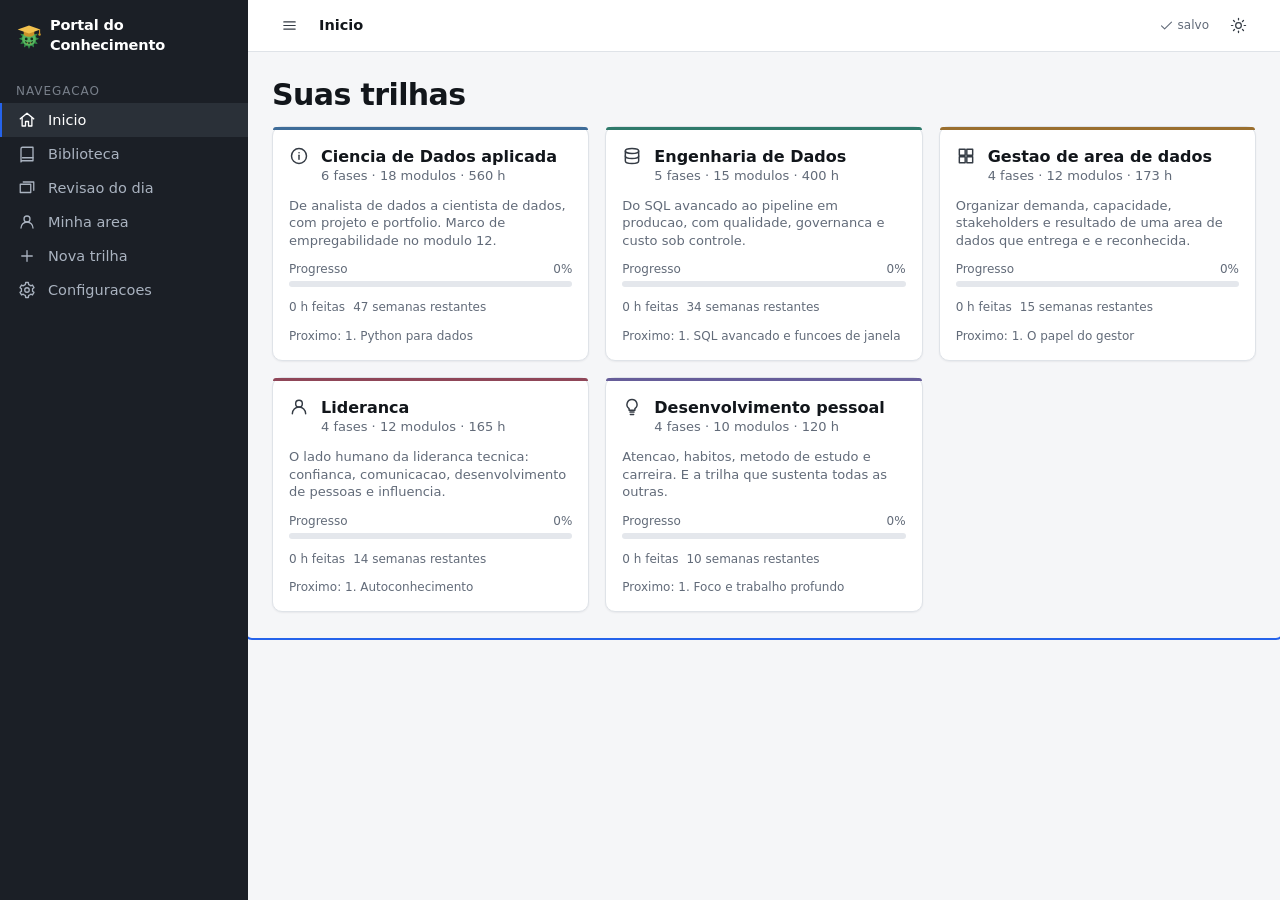
<file: index.html>
<!DOCTYPE html>
<html lang="pt-BR" data-tema="auto">
<head>
<meta charset="utf-8">
<meta name="viewport" content="width=device-width, initial-scale=1">
<meta name="description" content="Portal pessoal de estudos: trilhas, biblioteca, leitura ativa e revisao espacada.">
<meta name="color-scheme" content="light dark">
<title>Portal do Conhecimento</title>
<link rel="stylesheet" href="css/styles.css">
<link rel="icon" href="data:image/svg+xml,%3Csvg xmlns%3D%22http%3A%2F%2Fwww.w3.org%2F2000%2Fsvg%22 viewBox%3D%220 0 32 32%22%3E%3Cpolygon points%3D%2228.40%2C19.50 23.92%2C21.62 26.74%2C25.70 21.80%2C25.30 22.20%2C30.24 18.12%2C27.42 16.00%2C31.90 13.88%2C27.42 9.80%2C30.24 10.20%2C25.30 5.26%2C25.70 8.08%2C21.62 3.60%2C19.50 8.08%2C17.38 5.26%2C13.30 10.20%2C13.70 21.80%2C13.70 26.74%2C13.30 23.92%2C17.38%22 fill%3D%22%232f8a45%22%2F%3E%3Ccircle cx%3D%2216%22 cy%3D%2219.5%22 r%3D%228.5%22 fill%3D%22%2357b45f%22%2F%3E%3Cpath d%3D%22M9.5 9.5v4.2c0 1.9 2.9 3.1 6.5 3.1s6.5-1.2 6.5-3.1V9.5z%22 fill%3D%22%23c9922a%22%2F%3E%3Cpolygon points%3D%2216%2C3 30%2C8 16%2C13 2%2C8%22 fill%3D%22%23f2c14e%22%2F%3E%3Cpath d%3D%22M29 8.4v4.6%22 stroke%3D%22%23c9922a%22 stroke-width%3D%221.4%22 stroke-linecap%3D%22round%22 fill%3D%22none%22%2F%3E%3Ccircle cx%3D%2229%22 cy%3D%2214.2%22 r%3D%221.5%22 fill%3D%22%23c9922a%22%2F%3E%3Ccircle cx%3D%2212.6%22 cy%3D%2219.6%22 r%3D%221.7%22 fill%3D%22%2314301c%22%2F%3E%3Ccircle cx%3D%2219.4%22 cy%3D%2219.6%22 r%3D%221.7%22 fill%3D%22%2314301c%22%2F%3E%3Cpath d%3D%22M11.8 23.2c1.4 2 6.9 2 8.4 0%22 stroke%3D%22%2314301c%22 stroke-width%3D%221.5%22 stroke-linecap%3D%22round%22 fill%3D%22none%22%2F%3E%3Cpolygon points%3D%2213.2%2C23.9 14.6%2C23.9 13.9%2C26%22 fill%3D%22%23f2c14e%22%2F%3E%3Cpolygon points%3D%2217.4%2C23.9 18.8%2C23.9 18.1%2C26%22 fill%3D%22%23f2c14e%22%2F%3E%3C%2Fsvg%3E">
<script>
/* Aplica o tema salvo antes da primeira pintura, para nao piscar branco no tema escuro. */
(function () {
  try {
    var bruto = window.localStorage.getItem("pdc.config");
    var tema = bruto ? (JSON.parse(bruto).tema || "auto") : "auto";
    document.documentElement.setAttribute("data-tema", tema);
  } catch (e) {
    document.documentElement.setAttribute("data-tema", "auto");
  }
})();
</script>
</head>
<body>

<noscript>
  <div style="padding:24px">
    <h1>Portal do Conhecimento</h1>
    <p>Este portal precisa de JavaScript para funcionar. Ative o JavaScript no navegador e recarregue a pagina.</p>
  </div>
</noscript>

<!-- ORDEM DE CARREGAMENTO OBRIGATORIA (docs/ARQUITETURA.md §1.1).
     Um arquivo so pode usar PDC.x de arquivos que vem antes dele.
     Os modulos comentados entram nas etapas indicadas. -->
<script src="js/core.js"></script>          <!-- PDC.icones, PDC.util, PDC.rota, PDC.estado -->
<script src="js/db.js"></script>            <!-- PDC.db -->
<script src="js/ui.js"></script>            <!-- PDC.ui -->
<script src="js/views.js"></script>         <!-- PDC.views -->
<script src="js/trilhas/dados.js"></script>
<script src="js/trilhas/engenharia.js"></script>
<script src="js/trilhas/gestao.js"></script>
<script src="js/trilhas/lideranca.js"></script>
<script src="js/trilhas/desenvolvimento.js"></script>
<script src="js/exercicios.js"></script>
<script src="js/biblioteca.js"></script>
<script src="js/leitor.js"></script>
<script src="js/compreensao.js"></script>
<!-- <script src="js/fixacao.js"></script>                Etapa 11 -->
<!-- <script src="js/gerador.js"></script>                Etapa 12 -->
<script src="js/app.js"></script>           <!-- sempre por ultimo -->

</body>
</html>
</file>
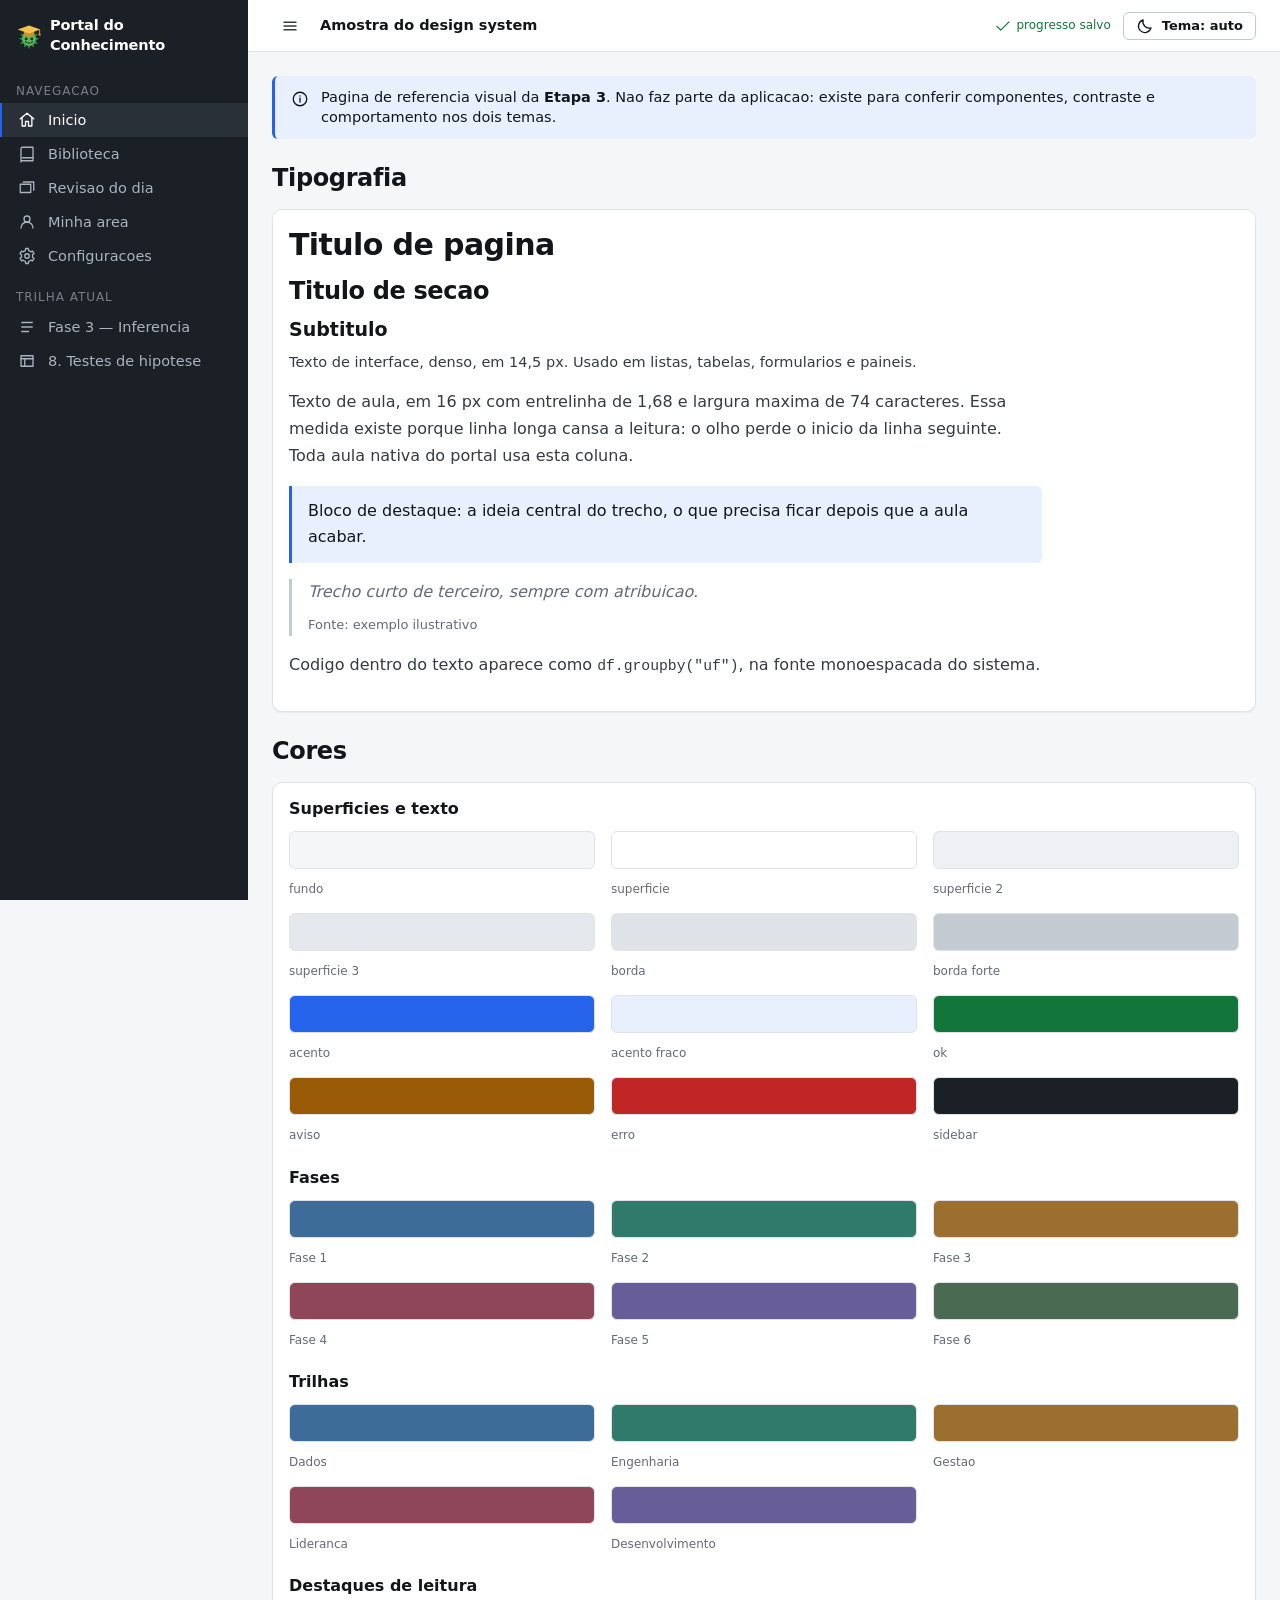
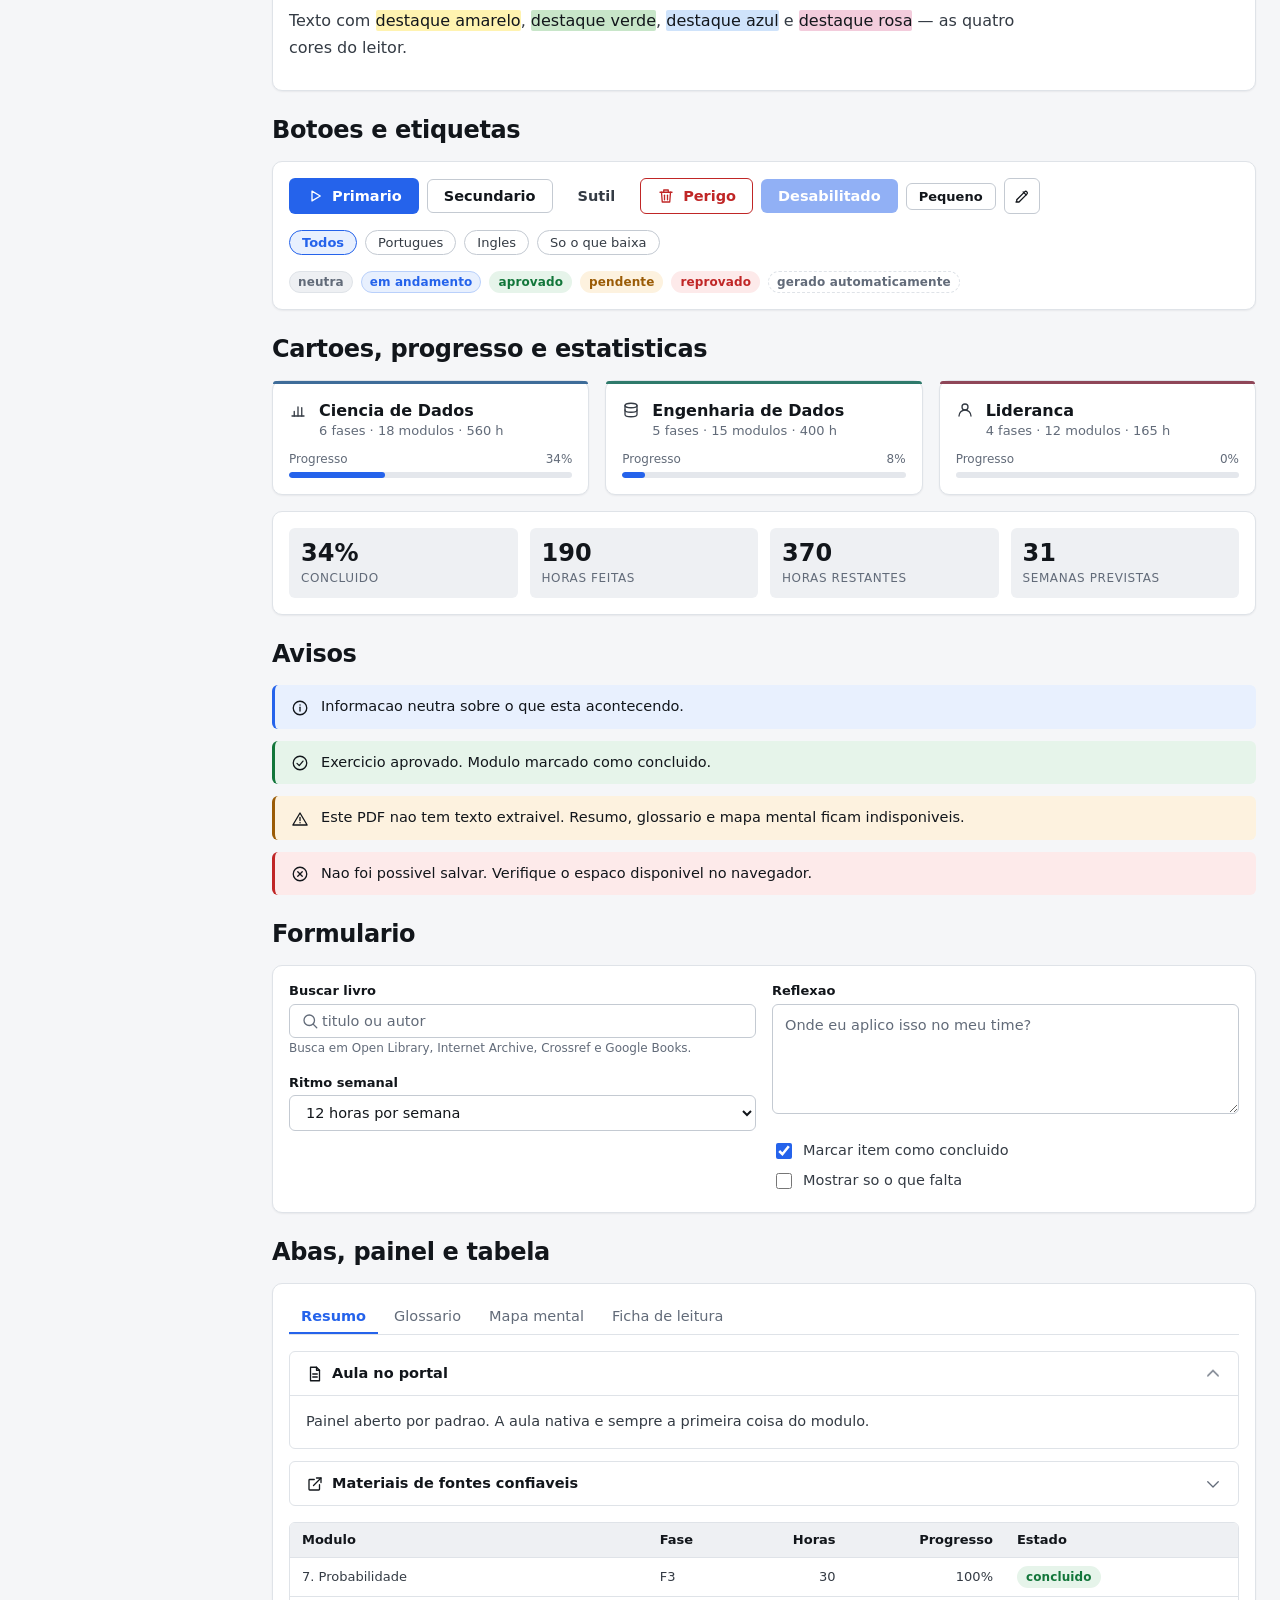
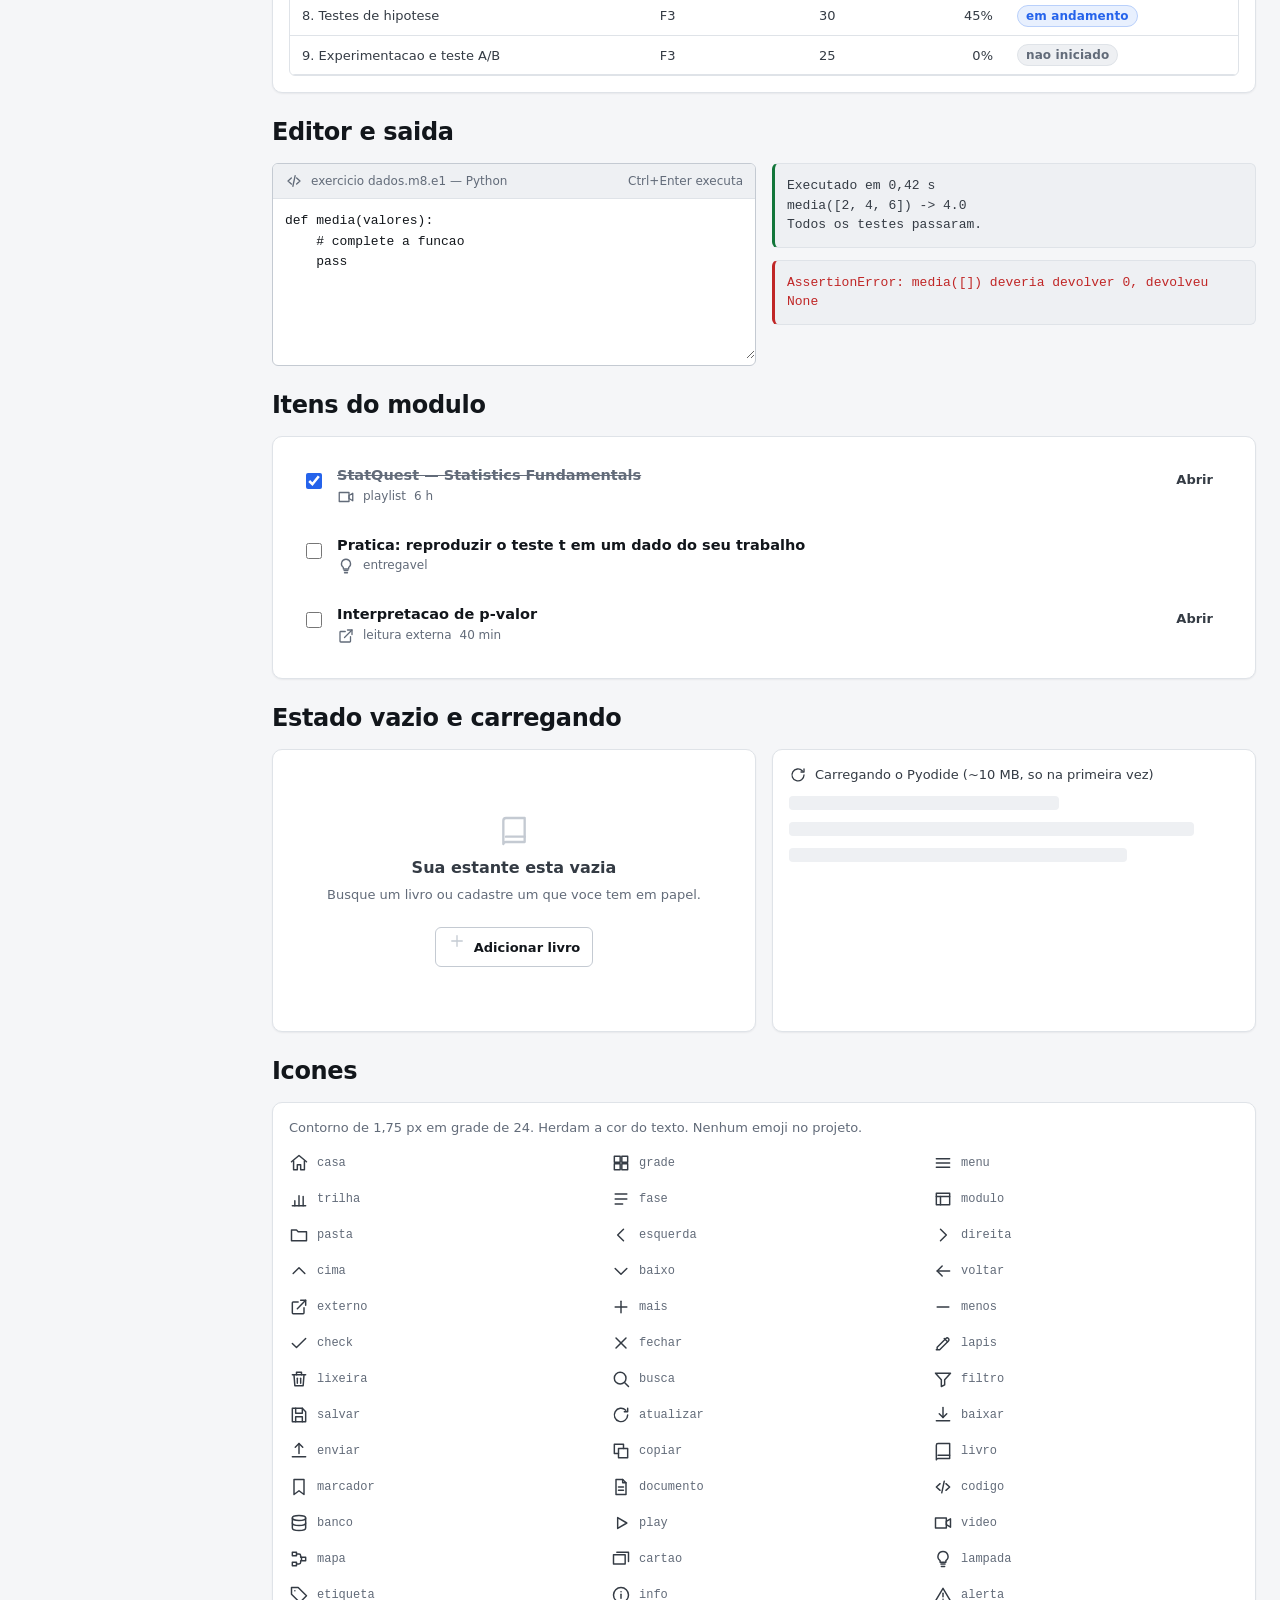
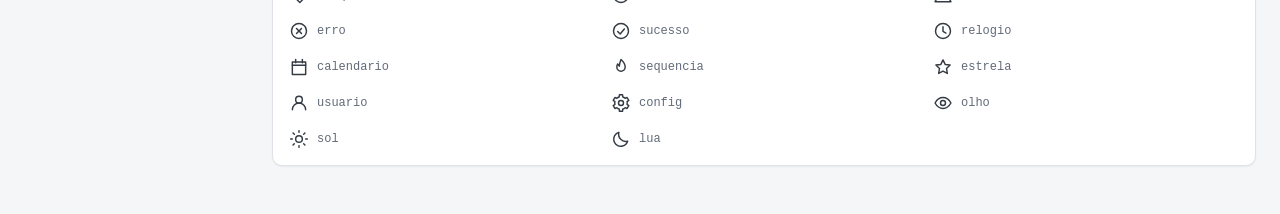
<file: amostra.html>
<!DOCTYPE html>
<html lang="pt-BR" data-tema="auto">
<head>
<meta charset="utf-8">
<meta name="viewport" content="width=device-width, initial-scale=1">
<title>Amostra do design system — Portal do Conhecimento</title>
<link rel="stylesheet" href="css/styles.css">
</head>
<body>

<div class="app" id="app">

  <aside class="sidebar">
    <div class="sidebar-marca">
      <span id="marca-ico"></span>
      <span class="rotulo">Portal do Conhecimento</span>
    </div>
    <div class="sidebar-secao">Navegacao</div>
    <button class="nav-item ativo" type="button"><span data-ico="casa"></span><span class="rotulo">Inicio</span></button>
    <button class="nav-item" type="button"><span data-ico="livro"></span><span class="rotulo">Biblioteca</span></button>
    <button class="nav-item" type="button"><span data-ico="cartao"></span><span class="rotulo">Revisao do dia</span></button>
    <button class="nav-item" type="button"><span data-ico="usuario"></span><span class="rotulo">Minha area</span></button>
    <button class="nav-item" type="button"><span data-ico="config"></span><span class="rotulo">Configuracoes</span></button>
    <div class="sidebar-secao">Trilha atual</div>
    <button class="nav-item" type="button"><span data-ico="fase"></span><span class="rotulo">Fase 3 — Inferencia</span></button>
    <button class="nav-item" type="button"><span data-ico="modulo"></span><span class="rotulo">8. Testes de hipotese</span></button>
  </aside>

  <div class="principal">

    <header class="topbar">
      <button class="btn btn-sutil btn-icone" type="button" id="btn-menu" aria-label="Abrir menu"><span data-ico="menu"></span></button>
      <span class="titulo">Amostra do design system</span>
      <span class="espaco"></span>
      <span class="salvo ativo"><span data-ico="check"></span><span class="rotulo-salvo">progresso salvo</span></span>
      <button class="btn btn-secundario btn-pequeno" type="button" id="btn-tema"><span data-ico="lua"></span> <span id="tema-rotulo">Tema: auto</span></button>
    </header>

    <main class="conteudo">

      <p class="aviso aviso-info mb-5">
        <span data-ico="info"></span>
        <span>Pagina de referencia visual da <strong>Etapa 3</strong>. Nao faz parte da aplicacao:
        existe para conferir componentes, contraste e comportamento nos dois temas.</span>
      </p>

      <!-- TIPOGRAFIA -->
      <h2 class="mb-4">Tipografia</h2>
      <div class="cartao mb-5">
        <h1>Titulo de pagina</h1>
        <h2 class="mt-3">Titulo de secao</h2>
        <h3 class="mt-3">Subtitulo</h3>
        <p class="mt-3">Texto de interface, denso, em 14,5 px. Usado em listas, tabelas, formularios e paineis.</p>
        <div class="aula mt-4">
          <p>Texto de aula, em 16 px com entrelinha de 1,68 e largura maxima de 74 caracteres.
          Essa medida existe porque linha longa cansa a leitura: o olho perde o inicio da linha seguinte.
          Toda aula nativa do portal usa esta coluna.</p>
          <p class="bloco-destaque">Bloco de destaque: a ideia central do trecho, o que precisa ficar depois que a aula acabar.</p>
          <blockquote class="bloco-citacao">Trecho curto de terceiro, sempre com atribuicao.
            <span class="fonte">Fonte: exemplo ilustrativo</span></blockquote>
          <p>Codigo dentro do texto aparece como <code>df.groupby("uf")</code>, na fonte monoespacada do sistema.</p>
        </div>
      </div>

      <!-- CORES -->
      <h2 class="mb-4">Cores</h2>
      <div class="cartao mb-5">
        <h4 class="mb-3">Superficies e texto</h4>
        <div class="grade grade-auto" id="amostra-base"></div>
        <h4 class="mt-5 mb-3">Fases</h4>
        <div class="grade grade-auto" id="amostra-fases"></div>
        <h4 class="mt-5 mb-3">Trilhas</h4>
        <div class="grade grade-auto" id="amostra-trilhas"></div>
        <h4 class="mt-5 mb-3">Destaques de leitura</h4>
        <p class="aula">
          Texto com <span class="hl hl1">destaque amarelo</span>, <span class="hl hl2">destaque verde</span>,
          <span class="hl hl3">destaque azul</span> e <span class="hl hl4">destaque rosa</span> — as quatro cores do leitor.
        </p>
      </div>

      <!-- BOTOES -->
      <h2 class="mb-4">Botoes e etiquetas</h2>
      <div class="cartao mb-5">
        <div class="linha mb-4" style="flex-wrap: wrap">
          <button class="btn btn-primario" type="button"><span data-ico="play"></span> Primario</button>
          <button class="btn btn-secundario" type="button">Secundario</button>
          <button class="btn btn-sutil" type="button">Sutil</button>
          <button class="btn btn-perigo" type="button"><span data-ico="lixeira"></span> Perigo</button>
          <button class="btn btn-primario" type="button" disabled>Desabilitado</button>
          <button class="btn btn-secundario btn-pequeno" type="button">Pequeno</button>
          <button class="btn btn-secundario btn-icone" type="button" aria-label="Editar"><span data-ico="lapis"></span></button>
        </div>
        <div class="chips mb-4">
          <button class="chip ativo" type="button">Todos</button>
          <button class="chip" type="button">Portugues</button>
          <button class="chip" type="button">Ingles</button>
          <button class="chip" type="button">So o que baixa</button>
        </div>
        <div class="linha" style="flex-wrap: wrap">
          <span class="etiq">neutra</span>
          <span class="etiq etiq-acento">em andamento</span>
          <span class="etiq etiq-ok">aprovado</span>
          <span class="etiq etiq-aviso">pendente</span>
          <span class="etiq etiq-erro">reprovado</span>
          <span class="etiq etiq-auto">gerado automaticamente</span>
        </div>
      </div>

      <!-- CARTOES E PROGRESSO -->
      <h2 class="mb-4">Cartoes, progresso e estatisticas</h2>
      <div class="grade grade-3 mb-4">
        <article class="cartao cartao-clicavel fase-1">
          <div class="cartao-faixa faixa-fase"></div>
          <div class="cartao-cabeca">
            <span data-ico="trilha"></span>
            <div>
              <div class="cartao-titulo">Ciencia de Dados</div>
              <div class="cartao-sub">6 fases · 18 modulos · 560 h</div>
            </div>
          </div>
          <div class="progresso-rotulo"><span>Progresso</span><span class="num">34%</span></div>
          <div class="progresso"><div class="progresso-barra" style="width: 34%"></div></div>
        </article>
        <article class="cartao cartao-clicavel fase-2">
          <div class="cartao-faixa faixa-fase"></div>
          <div class="cartao-cabeca">
            <span data-ico="banco"></span>
            <div>
              <div class="cartao-titulo">Engenharia de Dados</div>
              <div class="cartao-sub">5 fases · 15 modulos · 400 h</div>
            </div>
          </div>
          <div class="progresso-rotulo"><span>Progresso</span><span class="num">8%</span></div>
          <div class="progresso"><div class="progresso-barra" style="width: 8%"></div></div>
        </article>
        <article class="cartao cartao-clicavel fase-4">
          <div class="cartao-faixa faixa-fase"></div>
          <div class="cartao-cabeca">
            <span data-ico="usuario"></span>
            <div>
              <div class="cartao-titulo">Lideranca</div>
              <div class="cartao-sub">4 fases · 12 modulos · 165 h</div>
            </div>
          </div>
          <div class="progresso-rotulo"><span>Progresso</span><span class="num">0%</span></div>
          <div class="progresso"><div class="progresso-barra" style="width: 0%"></div></div>
        </article>
      </div>
      <div class="cartao mb-5">
        <div class="stats">
          <div class="stat"><div class="stat-valor num">34%</div><div class="stat-rotulo">Concluido</div></div>
          <div class="stat"><div class="stat-valor num">190</div><div class="stat-rotulo">Horas feitas</div></div>
          <div class="stat"><div class="stat-valor num">370</div><div class="stat-rotulo">Horas restantes</div></div>
          <div class="stat"><div class="stat-valor num">31</div><div class="stat-rotulo">Semanas previstas</div></div>
        </div>
      </div>

      <!-- AVISOS -->
      <h2 class="mb-4">Avisos</h2>
      <div class="coluna mb-5">
        <div class="aviso aviso-info"><span data-ico="info"></span><span>Informacao neutra sobre o que esta acontecendo.</span></div>
        <div class="aviso aviso-ok"><span data-ico="sucesso"></span><span>Exercicio aprovado. Modulo marcado como concluido.</span></div>
        <div class="aviso aviso-atencao"><span data-ico="alerta"></span><span>Este PDF nao tem texto extraivel. Resumo, glossario e mapa mental ficam indisponiveis.</span></div>
        <div class="aviso aviso-erro"><span data-ico="erro"></span><span>Nao foi possivel salvar. Verifique o espaco disponivel no navegador.</span></div>
      </div>

      <!-- FORMULARIO -->
      <h2 class="mb-4">Formulario</h2>
      <div class="cartao mb-5">
        <div class="grade grade-2">
          <div>
            <label class="campo">
              <span class="campo-rotulo">Buscar livro</span>
              <span class="busca"><span data-ico="busca"></span><input class="entrada" type="search" placeholder="titulo ou autor"></span>
              <span class="campo-ajuda">Busca em Open Library, Internet Archive, Crossref e Google Books.</span>
            </label>
            <label class="campo">
              <span class="campo-rotulo">Ritmo semanal</span>
              <select class="selecao">
                <option>9 horas por semana</option>
                <option selected>12 horas por semana</option>
                <option>16 horas por semana</option>
                <option>20 horas por semana</option>
              </select>
            </label>
          </div>
          <div>
            <label class="campo">
              <span class="campo-rotulo">Reflexao</span>
              <textarea class="area" placeholder="Onde eu aplico isso no meu time?"></textarea>
            </label>
            <label class="marcacao"><input type="checkbox" checked> Marcar item como concluido</label>
            <label class="marcacao"><input type="checkbox"> Mostrar so o que falta</label>
          </div>
        </div>
      </div>

      <!-- ABAS, PAINEL, TABELA -->
      <h2 class="mb-4">Abas, painel e tabela</h2>
      <div class="cartao mb-5">
        <div class="abas">
          <button class="aba ativa" type="button">Resumo</button>
          <button class="aba" type="button">Glossario</button>
          <button class="aba" type="button">Mapa mental</button>
          <button class="aba" type="button">Ficha de leitura</button>
        </div>
        <details class="painel" open>
          <summary><span data-ico="documento"></span> Aula no portal <span class="seta" data-ico="baixo"></span></summary>
          <div class="painel-corpo">
            <p class="sem-margem">Painel aberto por padrao. A aula nativa e sempre a primeira coisa do modulo.</p>
          </div>
        </details>
        <details class="painel">
          <summary><span data-ico="externo"></span> Materiais de fontes confiaveis <span class="seta" data-ico="baixo"></span></summary>
          <div class="painel-corpo">
            <p class="sem-margem">Painel fechado por padrao.</p>
          </div>
        </details>
        <div class="tabela-rolagem mt-4">
          <table class="tabela">
            <thead><tr><th>Modulo</th><th>Fase</th><th class="num">Horas</th><th class="num">Progresso</th><th>Estado</th></tr></thead>
            <tbody>
              <tr><td>7. Probabilidade</td><td>F3</td><td class="num">30</td><td class="num">100%</td><td><span class="etiq etiq-ok">concluido</span></td></tr>
              <tr><td>8. Testes de hipotese</td><td>F3</td><td class="num">30</td><td class="num">45%</td><td><span class="etiq etiq-acento">em andamento</span></td></tr>
              <tr><td>9. Experimentacao e teste A/B</td><td>F3</td><td class="num">25</td><td class="num">0%</td><td><span class="etiq">nao iniciado</span></td></tr>
            </tbody>
          </table>
        </div>
      </div>

      <!-- EDITOR -->
      <h2 class="mb-4">Editor e saida</h2>
      <div class="grade grade-2 mb-5">
        <div class="editor">
          <div class="editor-barra"><span data-ico="codigo"></span> exercicio dados.m8.e1 — Python<span class="espaco"></span><span>Ctrl+Enter executa</span></div>
          <textarea class="editor-area" spellcheck="false">def media(valores):
    # complete a funcao
    pass</textarea>
        </div>
        <div class="coluna">
          <pre class="saida saida-ok">Executado em 0,42 s
media([2, 4, 6]) -> 4.0
Todos os testes passaram.</pre>
          <pre class="saida saida-erro">AssertionError: media([]) deveria devolver 0, devolveu None</pre>
        </div>
      </div>

      <!-- LISTA DE ITENS -->
      <h2 class="mb-4">Itens do modulo</h2>
      <div class="cartao mb-5">
        <ul class="lista-itens">
          <li class="item-linha feito">
            <label class="marcacao"><input type="checkbox" checked></label>
            <div class="item-corpo">
              <div class="item-titulo">StatQuest — Statistics Fundamentals</div>
              <div class="item-meta"><span data-ico="video"></span><span>playlist</span><span>6 h</span></div>
            </div>
            <button class="btn btn-sutil btn-pequeno" type="button">Abrir</button>
          </li>
          <li class="item-linha">
            <label class="marcacao"><input type="checkbox"></label>
            <div class="item-corpo">
              <div class="item-titulo">Pratica: reproduzir o teste t em um dado do seu trabalho</div>
              <div class="item-meta"><span data-ico="lampada"></span><span>entregavel</span></div>
            </div>
          </li>
          <li class="item-linha">
            <label class="marcacao"><input type="checkbox"></label>
            <div class="item-corpo">
              <div class="item-titulo">Interpretacao de p-valor</div>
              <div class="item-meta"><span data-ico="externo"></span><span>leitura externa</span><span>40 min</span></div>
            </div>
            <button class="btn btn-sutil btn-pequeno" type="button">Abrir</button>
          </li>
        </ul>
      </div>

      <!-- ESTADOS -->
      <h2 class="mb-4">Estado vazio e carregando</h2>
      <div class="grade grade-2 mb-5">
        <div class="cartao">
          <div class="vazio">
            <div><span data-ico="livro" data-tamanho="32"></span></div>
            <h4>Sua estante esta vazia</h4>
            <p class="txt-pequeno">Busque um livro ou cadastre um que voce tem em papel.</p>
            <button class="btn btn-secundario btn-pequeno mt-3" type="button"><span data-ico="mais"></span> Adicionar livro</button>
          </div>
        </div>
        <div class="cartao">
          <div class="linha mb-3"><span class="girando" data-ico="atualizar"></span> <span class="txt-pequeno">Carregando o Pyodide (~10 MB, so na primeira vez)</span></div>
          <div class="esqueleto mb-3" style="height: 14px; width: 60%"></div>
          <div class="esqueleto mb-3" style="height: 14px; width: 90%"></div>
          <div class="esqueleto" style="height: 14px; width: 75%"></div>
        </div>
      </div>

      <!-- ICONES -->
      <h2 class="mb-4">Icones</h2>
      <div class="cartao mb-5">
        <p class="txt-pequeno txt-fraco">Contorno de 1,75 px em grade de 24. Herdam a cor do texto. Nenhum emoji no projeto.</p>
        <div class="grade grade-auto mt-4" id="galeria-icones"></div>
      </div>

    </main>
  </div>
</div>

<script src="js/core.js"></script>
<script>
(function () {
  "use strict";

  // preenche todos os marcadores data-ico com o SVG correspondente
  function pintarIcones(raiz) {
    var alvos = raiz.querySelectorAll("[data-ico]");
    for (var i = 0; i < alvos.length; i++) {
      var alvo = alvos[i];
      if (alvo.firstChild) { continue; }
      var tamanho = parseInt(alvo.getAttribute("data-tamanho"), 10) || 18;
      alvo.appendChild(PDC.icones.criar(alvo.getAttribute("data-ico"), tamanho));
    }
  }

  function bloco(nome, variavel, texto) {
    var caixa = document.createElement("div");
    var faixa = document.createElement("div");
    faixa.style.height = "38px";
    faixa.style.borderRadius = "6px";
    faixa.style.border = "1px solid var(--borda)";
    faixa.style.background = "var(" + variavel + ")";
    var rotulo = document.createElement("div");
    rotulo.className = "txt-mini txt-fraco mt-3";
    rotulo.textContent = texto || nome;
    caixa.appendChild(faixa);
    caixa.appendChild(rotulo);
    return caixa;
  }

  var base = document.getElementById("amostra-base");
  var listaBase = [
    ["--fundo", "fundo"], ["--superficie", "superficie"], ["--superficie-2", "superficie 2"],
    ["--superficie-3", "superficie 3"], ["--borda", "borda"], ["--borda-forte", "borda forte"],
    ["--acento", "acento"], ["--acento-fraco", "acento fraco"], ["--ok", "ok"],
    ["--aviso", "aviso"], ["--erro", "erro"], ["--sidebar", "sidebar"]
  ];
  listaBase.forEach(function (par) { base.appendChild(bloco(par[0], par[0], par[1])); });

  var fases = document.getElementById("amostra-fases");
  ["--f1", "--f2", "--f3", "--f4", "--f5", "--f6"].forEach(function (v, i) {
    fases.appendChild(bloco(v, v, "Fase " + (i + 1)));
  });

  var trilhas = document.getElementById("amostra-trilhas");
  [["--t-dados", "Dados"], ["--t-engenharia", "Engenharia"], ["--t-gestao", "Gestao"],
   ["--t-lideranca", "Lideranca"], ["--t-desenvolvimento", "Desenvolvimento"]].forEach(function (par) {
    trilhas.appendChild(bloco(par[0], par[0], par[1]));
  });

  var galeria = document.getElementById("galeria-icones");
  PDC.icones.lista().forEach(function (chave) {
    var caixa = document.createElement("div");
    caixa.className = "linha";
    caixa.appendChild(PDC.icones.criar(chave, 20));
    var nome = document.createElement("span");
    nome.className = "txt-mini txt-fraco mono";
    nome.textContent = chave;
    caixa.appendChild(nome);
    galeria.appendChild(caixa);
  });

  document.getElementById("marca-ico").appendChild(PDC.icones.marca(26));
  pintarIcones(document);

  // alternancia de tema: auto -> claro -> escuro
  var temas = ["auto", "claro", "escuro"];
  var atual = 0;
  document.getElementById("btn-tema").addEventListener("click", function () {
    atual = (atual + 1) % temas.length;
    document.documentElement.setAttribute("data-tema", temas[atual]);
    document.getElementById("tema-rotulo").textContent = "Tema: " + temas[atual];
  });

  document.getElementById("btn-menu").addEventListener("click", function () {
    document.getElementById("app").classList.toggle("menu-aberto");
  });
})();
</script>
</body>
</html>
</file>
<file: css/styles.css>
/* ==========================================================================
   Portal do Conhecimento — folha de estilo unica
   Direcao visual: sobrio e denso. Cinzas neutros, um azul de acento,
   tipografia do sistema, feita para ler muito texto sem cansar.

   Regra: nenhuma cor literal fora dos blocos de token deste arquivo.
   Cor escrita direto numa regra e erro de revisao.
   ========================================================================== */

/* --------------------------------------------------------------------------
   1. TOKENS — tema claro (padrao)
   -------------------------------------------------------------------------- */
:root {
  /* superficies */
  --fundo:            #f5f6f8;
  --superficie:       #ffffff;
  --superficie-2:     #eef0f3;
  --superficie-3:     #e4e7ec;
  --sidebar:          #1b1f26;
  --sidebar-item:     #aab3c0;
  --sidebar-ativo:    #ffffff;
  --sidebar-fundo-at: #2a3038;

  /* bordas */
  --borda:            #dfe3e8;
  --borda-forte:      #c4cad2;

  /* texto */
  --txt-forte:        #12161b;
  --txt:              #343b44;
  --txt-fraco:        #626b79;
  --txt-inverso:      #ffffff;

  /* acento */
  --acento:           #2563eb;
  --acento-hover:     #1d4ed8;
  --acento-fraco:     #e8f0fe;
  --acento-borda:     #b9d0fb;
  --txt-sobre-acento: #ffffff;
  --vidro:            rgba(10, 14, 20, .55);

  /* mascote */
  --marca-verde:         #57b45f;
  --marca-verde-escuro:  #2f8a45;
  --marca-capelo:        #f2c14e;
  --marca-capelo-escuro: #c9922a;
  --marca-olho:          #14301c;

  /* estados semanticos */
  --ok:               #12763a;
  --ok-fraco:         #e6f4ea;
  --aviso:            #9a5b06;
  --aviso-fraco:      #fdf2df;
  --erro:             #c02626;
  --erro-fraco:       #fdeaea;

  /* cores de fase — dessaturadas de proposito */
  --f1:               #3e6c99;
  --f2:               #2f7a6b;
  --f3:               #9a6f2f;
  --f4:               #8f4658;
  --f5:               #665d99;
  --f6:               #4a6b52;

  /* cores de trilha */
  --t-dados:          #3e6c99;
  --t-engenharia:     #2f7a6b;
  --t-gestao:         #9a6f2f;
  --t-lideranca:      #8f4658;
  --t-desenvolvimento:#665d99;

  /* destaques de leitura (4 cores, RF-027) */
  --hl1:              #fff3b0;
  --hl2:              #c8e6c9;
  --hl3:              #cfe3fb;
  --hl4:              #f3ccdc;
  --hl-txt:           #12161b;

  /* sombras */
  --sombra-1: 0 1px 2px rgba(16, 22, 32, .06);
  --sombra-2: 0 2px 8px rgba(16, 22, 32, .09);
  --sombra-3: 0 8px 28px rgba(16, 22, 32, .16);

  /* tipografia */
  --fonte-ui: system-ui, -apple-system, "Segoe UI", Roboto, "Helvetica Neue", Arial, sans-serif;
  --fonte-mono: ui-monospace, "Cascadia Mono", "Consolas", "Liberation Mono", monospace;
  --t-xs: 12px;
  --t-sm: 13px;
  --t-md: 14.5px;
  --t-lg: 16px;
  --t-xl: 19px;
  --t-2xl: 24px;
  --t-3xl: 30px;
  --altura-densa: 1.35;
  --altura-leitura: 1.68;

  /* espacamento — escala de 4 */
  --e1: 4px;  --e2: 8px;  --e3: 12px; --e4: 16px;
  --e5: 24px; --e6: 32px; --e7: 48px; --e8: 64px;

  /* raios */
  --r1: 4px; --r2: 6px; --r3: 10px; --rf: 999px;

  /* medidas de layout */
  --larg-sidebar: 248px;
  --larg-rail: 60px;
  --alt-topbar: 52px;
  --larg-leitura: 74ch;

  /* transicoes */
  --tr: 140ms ease;
}

/* --------------------------------------------------------------------------
   2. TOKENS — tema escuro
   -------------------------------------------------------------------------- */
:root[data-tema="escuro"] {
  --fundo:            #0f1216;
  --superficie:       #161a20;
  --superficie-2:     #1d222a;
  --superficie-3:     #262c36;
  --sidebar:          #0b0e12;
  --sidebar-item:     #8b95a3;
  --sidebar-ativo:    #ffffff;
  --sidebar-fundo-at: #1c222b;

  --borda:            #262d37;
  --borda-forte:      #3a4350;

  --txt-forte:        #eef1f5;
  --txt:             #c2cad4;
  --txt-fraco:        #838d9b;
  --txt-inverso:      #0f1216;

  --acento:           #5b9bff;
  --acento-hover:     #7db0ff;
  --acento-fraco:     #16243b;
  --acento-borda:     #2c4a7a;
  --txt-sobre-acento: #0b1018;
  --vidro:            rgba(0, 0, 0, .65);

  --marca-verde:         #5cc267;
  --marca-verde-escuro:  #35a04f;
  --marca-capelo:        #f6cd63;
  --marca-capelo-escuro: #d1a03a;
  --marca-olho:          #10281a;

  --ok:               #4ade80;
  --ok-fraco:         #12291b;
  --aviso:            #fbbf24;
  --aviso-fraco:      #2c2312;
  --erro:             #f87171;
  --erro-fraco:       #2e1618;

  --f1:               #6b9ecb;
  --f2:               #4fae9a;
  --f3:               #c79a4e;
  --f4:               #c47287;
  --f5:               #9289cc;
  --f6:               #77a081;

  --t-dados:          #6b9ecb;
  --t-engenharia:     #4fae9a;
  --t-gestao:         #c79a4e;
  --t-lideranca:      #c47287;
  --t-desenvolvimento:#9289cc;

  --hl1:              #665c1f;
  --hl2:              #2c4a30;
  --hl3:              #234066;
  --hl4:              #5a2f42;
  --hl-txt:           #eef1f5;

  --sombra-1: 0 1px 2px rgba(0, 0, 0, .5);
  --sombra-2: 0 2px 10px rgba(0, 0, 0, .55);
  --sombra-3: 0 8px 30px rgba(0, 0, 0, .65);
}

/* tema automatico: segue o sistema quando o dono nao escolheu */
@media (prefers-color-scheme: dark) {
  :root[data-tema="auto"] {
    --fundo:            #0f1216;
    --superficie:       #161a20;
    --superficie-2:     #1d222a;
    --superficie-3:     #262c36;
    --sidebar:          #0b0e12;
    --sidebar-item:     #8b95a3;
    --sidebar-ativo:    #ffffff;
    --sidebar-fundo-at: #1c222b;
    --borda:            #262d37;
    --borda-forte:      #3a4350;
    --txt-forte:        #eef1f5;
    --txt:              #c2cad4;
    --txt-fraco:        #838d9b;
    --txt-inverso:      #0f1216;
    --acento:           #5b9bff;
    --acento-hover:     #7db0ff;
    --acento-fraco:     #16243b;
    --acento-borda:     #2c4a7a;
    --txt-sobre-acento: #0b1018;
    --vidro:            rgba(0, 0, 0, .65);
    --marca-verde:         #5cc267;
    --marca-verde-escuro:  #35a04f;
    --marca-capelo:        #f6cd63;
    --marca-capelo-escuro: #d1a03a;
    --marca-olho:          #10281a;
    --ok:               #4ade80;
    --ok-fraco:         #12291b;
    --aviso:            #fbbf24;
    --aviso-fraco:      #2c2312;
    --erro:             #f87171;
    --erro-fraco:       #2e1618;
    --f1:               #6b9ecb;
    --f2:               #4fae9a;
    --f3:               #c79a4e;
    --f4:               #c47287;
    --f5:               #9289cc;
    --f6:               #77a081;
    --t-dados:          #6b9ecb;
    --t-engenharia:     #4fae9a;
    --t-gestao:         #c79a4e;
    --t-lideranca:      #c47287;
    --t-desenvolvimento:#9289cc;
    --hl1:              #665c1f;
    --hl2:              #2c4a30;
    --hl3:              #234066;
    --hl4:              #5a2f42;
    --hl-txt:           #eef1f5;
    --sombra-1: 0 1px 2px rgba(0, 0, 0, .5);
    --sombra-2: 0 2px 10px rgba(0, 0, 0, .55);
    --sombra-3: 0 8px 30px rgba(0, 0, 0, .65);
  }
}

/* --------------------------------------------------------------------------
   3. RESET E BASE
   -------------------------------------------------------------------------- */
*, *::before, *::after { box-sizing: border-box; }

html { -webkit-text-size-adjust: 100%; }

body {
  margin: 0;
  background: var(--fundo);
  color: var(--txt);
  font-family: var(--fonte-ui);
  font-size: var(--t-md);
  line-height: var(--altura-densa);
  -webkit-font-smoothing: antialiased;
}

h1, h2, h3, h4, h5, h6 { margin: 0; color: var(--txt-forte); font-weight: 600; line-height: 1.25; }
h1 { font-size: var(--t-3xl); letter-spacing: -.02em; }
h2 { font-size: var(--t-2xl); letter-spacing: -.015em; }
h3 { font-size: var(--t-xl); }
h4 { font-size: var(--t-lg); }
h5 { font-size: var(--t-md); }

p { margin: 0 0 var(--e3); }
ul, ol { margin: 0 0 var(--e3); padding-left: var(--e5); }
li { margin-bottom: var(--e1); }

a { color: var(--acento); text-decoration: none; }
a:hover { text-decoration: underline; }

code, kbd, pre, samp { font-family: var(--fonte-mono); font-size: .92em; }

hr { border: 0; border-top: 1px solid var(--borda); margin: var(--e5) 0; }

img { max-width: 100%; height: auto; }

::selection { background: var(--acento-fraco); color: var(--txt-forte); }

/* foco visivel — RNF-011, nunca remover */
:focus-visible {
  outline: 2px solid var(--acento);
  outline-offset: 2px;
  border-radius: var(--r1);
}
:focus:not(:focus-visible) { outline: none; }

@media (prefers-reduced-motion: reduce) {
  *, *::before, *::after { animation-duration: .01ms !important; transition-duration: .01ms !important; }
}

/* --------------------------------------------------------------------------
   4. LAYOUT
   -------------------------------------------------------------------------- */
.app { display: grid; grid-template-columns: var(--larg-sidebar) 1fr; min-height: 100vh; }
.app.rail { grid-template-columns: var(--larg-rail) 1fr; }

.sidebar {
  background: var(--sidebar);
  color: var(--sidebar-item);
  display: flex; flex-direction: column;
  position: sticky; top: 0; height: 100vh;
  overflow-y: auto; overscroll-behavior: contain;
}
.marca-svg { display: block; flex: 0 0 auto; }
.sidebar-marca {
  display: flex; align-items: center; gap: var(--e2);
  padding: var(--e4) var(--e4) var(--e3);
  color: var(--sidebar-ativo); font-weight: 650; letter-spacing: -.01em;
}
.sidebar-secao {
  padding: var(--e4) var(--e4) var(--e1);
  font-size: var(--t-xs); text-transform: uppercase; letter-spacing: .08em;
  color: var(--sidebar-item); opacity: .65;
}
.nav-item {
  display: flex; align-items: center; gap: var(--e3);
  padding: var(--e2) var(--e4);
  color: var(--sidebar-item); font-size: var(--t-md);
  border-left: 2px solid transparent;
  cursor: pointer; transition: background var(--tr), color var(--tr);
  background: none; border-top: 0; border-right: 0; border-bottom: 0;
  width: 100%; text-align: left; font-family: inherit;
}
.nav-item:hover { background: var(--sidebar-fundo-at); color: var(--sidebar-ativo); text-decoration: none; }
.nav-item.ativo { background: var(--sidebar-fundo-at); color: var(--sidebar-ativo); border-left-color: var(--acento); }
.nav-item .ico { flex: 0 0 auto; }
.nav-item .rotulo { flex: 1 1 auto; overflow: hidden; text-overflow: ellipsis; white-space: nowrap; }
.app.rail .nav-item .rotulo,
.app.rail .sidebar-secao,
.app.rail .sidebar-marca .rotulo { display: none; }
.app.rail .nav-item { justify-content: center; padding-left: 0; padding-right: 0; }

.principal { display: flex; flex-direction: column; min-width: 0; }

.topbar {
  height: var(--alt-topbar);
  display: flex; align-items: center; gap: var(--e3);
  padding: 0 var(--e5);
  background: var(--superficie);
  border-bottom: 1px solid var(--borda);
  position: sticky; top: 0; z-index: 20;
}
.topbar .titulo { font-weight: 600; color: var(--txt-forte); min-width: 0; overflow: hidden; text-overflow: ellipsis; white-space: nowrap; }
.topbar .espaco { flex: 1 1 auto; }

.conteudo { padding: var(--e5); min-width: 0; }
.conteudo-leitura { max-width: var(--larg-leitura); }

.grade { display: grid; gap: var(--e4); }
.grade-2 { grid-template-columns: repeat(2, minmax(0, 1fr)); }
.grade-3 { grid-template-columns: repeat(3, minmax(0, 1fr)); }
.grade-auto { grid-template-columns: repeat(auto-fill, minmax(260px, 1fr)); }

/* --------------------------------------------------------------------------
   5. COMPONENTES
   -------------------------------------------------------------------------- */

/* 5.1 cartao */
.cartao {
  background: var(--superficie);
  border: 1px solid var(--borda);
  border-radius: var(--r3);
  padding: var(--e4);
  box-shadow: var(--sombra-1);
}
.cartao-clicavel { cursor: pointer; transition: border-color var(--tr), box-shadow var(--tr), transform var(--tr); }
.cartao-clicavel:hover { border-color: var(--borda-forte); box-shadow: var(--sombra-2); }
.cartao-cabeca { display: flex; align-items: flex-start; gap: var(--e3); margin-bottom: var(--e3); }
.cartao-titulo { font-size: var(--t-lg); font-weight: 600; color: var(--txt-forte); }
.cartao-sub { font-size: var(--t-sm); color: var(--txt-fraco); }
.cartao-faixa { height: 3px; border-radius: var(--rf); background: var(--acento); margin: calc(var(--e4) * -1) calc(var(--e4) * -1) var(--e4); border-radius: var(--r3) var(--r3) 0 0; }

/* 5.2 botoes */
.btn {
  display: inline-flex; align-items: center; justify-content: center; gap: var(--e2);
  font-family: inherit; font-size: var(--t-md); font-weight: 550; line-height: 1;
  padding: var(--e2) var(--e4); min-height: 34px;
  border-radius: var(--r2); border: 1px solid transparent;
  cursor: pointer; transition: background var(--tr), border-color var(--tr), color var(--tr);
  white-space: nowrap;
}
.btn:disabled { opacity: .5; cursor: not-allowed; }
.btn-primario { background: var(--acento); color: var(--txt-sobre-acento); }
.btn-primario:hover:not(:disabled) { background: var(--acento-hover); }
.btn-secundario { background: var(--superficie); color: var(--txt-forte); border-color: var(--borda-forte); }
.btn-secundario:hover:not(:disabled) { background: var(--superficie-2); }
.btn-sutil { background: transparent; color: var(--txt); }
.btn-sutil:hover:not(:disabled) { background: var(--superficie-2); color: var(--txt-forte); }
.btn-perigo { background: transparent; color: var(--erro); border-color: var(--erro); }
.btn-perigo:hover:not(:disabled) { background: var(--erro-fraco); }
.btn-pequeno { min-height: 27px; padding: var(--e1) var(--e3); font-size: var(--t-sm); }
.btn-icone { padding: var(--e2); min-width: 34px; }
.btn-largo { width: 100%; }

/* 5.3 etiquetas */
.etiq {
  display: inline-flex; align-items: center; gap: var(--e1);
  padding: 2px var(--e2); border-radius: var(--rf);
  font-size: var(--t-xs); font-weight: 600; letter-spacing: .01em;
  background: var(--superficie-2); color: var(--txt-fraco);
  border: 1px solid var(--borda);
}
.etiq-acento { background: var(--acento-fraco); color: var(--acento); border-color: var(--acento-borda); }
.etiq-ok { background: var(--ok-fraco); color: var(--ok); border-color: transparent; }
.etiq-aviso { background: var(--aviso-fraco); color: var(--aviso); border-color: transparent; }
.etiq-erro { background: var(--erro-fraco); color: var(--erro); border-color: transparent; }
.etiq-auto { background: transparent; color: var(--txt-fraco); border-style: dashed; }

/* 5.4 progresso */
.progresso { height: 6px; background: var(--superficie-3); border-radius: var(--rf); overflow: hidden; }
.progresso-barra { height: 100%; background: var(--acento); border-radius: var(--rf); transition: width var(--tr); }
.progresso-rotulo { display: flex; justify-content: space-between; font-size: var(--t-xs); color: var(--txt-fraco); margin-bottom: var(--e1); }

/* 5.5 estatistica */
.stats { display: grid; grid-template-columns: repeat(auto-fit, minmax(130px, 1fr)); gap: var(--e3); }
.stat { background: var(--superficie-2); border-radius: var(--r2); padding: var(--e3); }
.stat-valor { font-size: var(--t-2xl); font-weight: 650; color: var(--txt-forte); line-height: 1.1; font-variant-numeric: tabular-nums; }
.stat-rotulo { font-size: var(--t-xs); color: var(--txt-fraco); text-transform: uppercase; letter-spacing: .05em; margin-top: var(--e1); }

/* 5.6 avisos */
.aviso {
  display: flex; gap: var(--e3); align-items: flex-start;
  padding: var(--e3) var(--e4); border-radius: var(--r2);
  border-left: 3px solid var(--borda-forte); background: var(--superficie-2);
  font-size: var(--t-md);
}
.aviso .ico { flex: 0 0 auto; margin-top: 1px; }
.aviso-info { background: var(--acento-fraco); border-left-color: var(--acento); color: var(--txt-forte); }
.aviso-ok { background: var(--ok-fraco); border-left-color: var(--ok); color: var(--txt-forte); }
.aviso-atencao { background: var(--aviso-fraco); border-left-color: var(--aviso); color: var(--txt-forte); }
.aviso-erro { background: var(--erro-fraco); border-left-color: var(--erro); color: var(--txt-forte); }

/* 5.7 formulario */
.campo { display: block; margin-bottom: var(--e4); }
.campo-rotulo { display: block; font-size: var(--t-sm); font-weight: 600; color: var(--txt-forte); margin-bottom: var(--e1); }
.campo-ajuda { font-size: var(--t-xs); color: var(--txt-fraco); margin-top: var(--e1); }
.entrada, .selecao, .area {
  width: 100%; font-family: inherit; font-size: var(--t-md); color: var(--txt-forte);
  background: var(--superficie); border: 1px solid var(--borda-forte); border-radius: var(--r2);
  padding: var(--e2) var(--e3); min-height: 34px; transition: border-color var(--tr);
}
.entrada:hover, .selecao:hover, .area:hover { border-color: var(--txt-fraco); }
.entrada:focus, .selecao:focus, .area:focus { border-color: var(--acento); }
.area { min-height: 110px; line-height: var(--altura-leitura); resize: vertical; }
.entrada::placeholder, .area::placeholder { color: var(--txt-fraco); }
.marcacao { display: flex; align-items: center; gap: var(--e2); font-size: var(--t-md); cursor: pointer; padding: var(--e1) 0; }
.marcacao input { width: 16px; height: 16px; accent-color: var(--acento); cursor: pointer; flex: 0 0 auto; }
.busca { position: relative; }
.busca .ico { position: absolute; left: var(--e3); top: 50%; transform: translateY(-50%); color: var(--txt-fraco); pointer-events: none; }
.busca .entrada { padding-left: calc(var(--e5) + var(--e2)); }

/* 5.8 abas */
.abas { display: flex; gap: var(--e1); border-bottom: 1px solid var(--borda); margin-bottom: var(--e4); overflow-x: auto; }
.aba {
  background: none; border: 0; border-bottom: 2px solid transparent;
  font-family: inherit; font-size: var(--t-md); color: var(--txt-fraco);
  padding: var(--e2) var(--e3); cursor: pointer; white-space: nowrap;
}
.aba:hover { color: var(--txt-forte); }
.aba.ativa { color: var(--acento); border-bottom-color: var(--acento); font-weight: 600; }

/* 5.9 painel expansivel */
.painel { border: 1px solid var(--borda); border-radius: var(--r2); background: var(--superficie); margin-bottom: var(--e3); }
.painel > summary {
  display: flex; align-items: center; gap: var(--e2);
  padding: var(--e3) var(--e4); cursor: pointer; list-style: none;
  font-weight: 600; color: var(--txt-forte); border-radius: var(--r2);
}
.painel > summary::-webkit-details-marker { display: none; }
.painel > summary .seta { margin-left: auto; transition: transform var(--tr); color: var(--txt-fraco); }
.painel[open] > summary .seta { transform: rotate(180deg); }
.painel-corpo { padding: 0 var(--e4) var(--e4); border-top: 1px solid var(--borda); padding-top: var(--e4); }

/* 5.10 tabela densa */
.tabela { width: 100%; border-collapse: collapse; font-size: var(--t-sm); }
.tabela th, .tabela td { text-align: left; padding: var(--e2) var(--e3); border-bottom: 1px solid var(--borda); }
.tabela th { font-weight: 600; color: var(--txt-forte); background: var(--superficie-2); white-space: nowrap; }
.tabela tbody tr:hover { background: var(--superficie-2); }
.tabela td.num, .tabela th.num { text-align: right; font-variant-numeric: tabular-nums; }
.tabela-rolagem { overflow-x: auto; border: 1px solid var(--borda); border-radius: var(--r2); }

/* 5.11 codigo e saida */
.editor { border: 1px solid var(--borda-forte); border-radius: var(--r2); overflow: hidden; background: var(--superficie); }
.editor-barra { display: flex; align-items: center; gap: var(--e2); padding: var(--e2) var(--e3); background: var(--superficie-2); border-bottom: 1px solid var(--borda); font-size: var(--t-xs); color: var(--txt-fraco); }
.editor-area {
  width: 100%; border: 0; padding: var(--e3); min-height: 160px; resize: vertical;
  font-family: var(--fonte-mono); font-size: var(--t-sm); line-height: 1.55;
  color: var(--txt-forte); background: var(--superficie); tab-size: 4;
}
.editor-area:focus { outline: none; }
.saida {
  font-family: var(--fonte-mono); font-size: var(--t-sm); line-height: 1.5;
  background: var(--superficie-2); border: 1px solid var(--borda); border-radius: var(--r2);
  padding: var(--e3); white-space: pre-wrap; word-break: break-word; margin: 0;
  max-height: 260px; overflow: auto; color: var(--txt);
}
.saida-ok { border-left: 3px solid var(--ok); }
.saida-erro { border-left: 3px solid var(--erro); color: var(--erro); }
pre.bloco-codigo {
  background: var(--superficie-2); border: 1px solid var(--borda); border-radius: var(--r2);
  padding: var(--e3); overflow-x: auto; margin: 0 0 var(--e3); line-height: 1.55;
}

/* 5.12 aula — tipografia de leitura longa */
.aula { max-width: var(--larg-leitura); font-size: var(--t-lg); line-height: var(--altura-leitura); }
.aula p { margin-bottom: var(--e4); }
.aula h3 { margin: var(--e6) 0 var(--e3); }
.aula ul, .aula ol { margin-bottom: var(--e4); }
.aula li { margin-bottom: var(--e2); }
.bloco-destaque {
  border-left: 3px solid var(--acento); background: var(--acento-fraco);
  padding: var(--e3) var(--e4); border-radius: 0 var(--r2) var(--r2) 0;
  margin: 0 0 var(--e4); color: var(--txt-forte); font-weight: 500;
}
.bloco-citacao {
  border-left: 3px solid var(--borda-forte); padding-left: var(--e4);
  margin: 0 0 var(--e4); color: var(--txt-fraco); font-style: italic;
}
.bloco-citacao .fonte { display: block; font-style: normal; font-size: var(--t-sm); margin-top: var(--e2); }

/* 5.13 destaques de leitura */
.hl { border-radius: 2px; padding: 1px 0; color: var(--hl-txt); }
.hl1 { background: var(--hl1); } .hl2 { background: var(--hl2); }
.hl3 { background: var(--hl3); } .hl4 { background: var(--hl4); }

/* 5.14 estado vazio */
.vazio { text-align: center; padding: var(--e7) var(--e4); color: var(--txt-fraco); }
.vazio .ico { color: var(--borda-forte); margin-bottom: var(--e3); }
.vazio h4 { color: var(--txt); margin-bottom: var(--e2); }

/* 5.15 carregando */
.esqueleto { background: var(--superficie-2); border-radius: var(--r1); position: relative; overflow: hidden; }
.esqueleto::after {
  content: ""; position: absolute; inset: 0; transform: translateX(-100%);
  background: linear-gradient(90deg, transparent, var(--superficie-3), transparent);
  animation: desliza 1.3s infinite;
}
@keyframes desliza { to { transform: translateX(100%); } }
.girando { animation: gira 1s linear infinite; display: inline-flex; }
@keyframes gira { to { transform: rotate(360deg); } }

/* 5.16 indicador de salvo */
.salvo { display: inline-flex; align-items: center; gap: var(--e1); font-size: var(--t-xs); color: var(--txt-fraco); }
.salvo.ativo { color: var(--ok); }

/* 5.17 dialogo */
.fundo-modal { position: fixed; inset: 0; background: var(--vidro); display: flex; align-items: center; justify-content: center; padding: var(--e4); z-index: 60; }
.modal { background: var(--superficie); border-radius: var(--r3); box-shadow: var(--sombra-3); max-width: 520px; width: 100%; max-height: 85vh; overflow: auto; }
.modal-cabeca { display: flex; align-items: center; gap: var(--e3); padding: var(--e4); border-bottom: 1px solid var(--borda); }
.modal-corpo { padding: var(--e4); }
.modal-pe { display: flex; justify-content: flex-end; gap: var(--e2); padding: var(--e4); border-top: 1px solid var(--borda); }

/* 5.18 chips de filtro */
.chips { display: flex; flex-wrap: wrap; gap: var(--e2); }
.chip {
  background: var(--superficie); border: 1px solid var(--borda-forte); color: var(--txt);
  border-radius: var(--rf); padding: var(--e1) var(--e3); font-size: var(--t-sm);
  font-family: inherit; cursor: pointer; transition: background var(--tr), border-color var(--tr);
}
.chip:hover { background: var(--superficie-2); }
.chip.ativo { background: var(--acento-fraco); border-color: var(--acento); color: var(--acento); font-weight: 600; }

/* 5.19 lista de itens do modulo */
.lista-itens { list-style: none; margin: 0; padding: 0; }
.item-linha {
  display: flex; align-items: flex-start; gap: var(--e3);
  padding: var(--e3); border-radius: var(--r2); border: 1px solid transparent;
  transition: background var(--tr);
}
.item-linha:hover { background: var(--superficie-2); }
.item-linha.feito .item-titulo { color: var(--txt-fraco); text-decoration: line-through; }
.item-corpo { flex: 1 1 auto; min-width: 0; }
.item-titulo { font-weight: 550; color: var(--txt-forte); }
.item-meta { font-size: var(--t-xs); color: var(--txt-fraco); margin-top: 2px; display: flex; gap: var(--e2); flex-wrap: wrap; }

/* 5.20 cores por fase e por trilha */
.fase-1 { --cor-fase: var(--f1); } .fase-2 { --cor-fase: var(--f2); }
.fase-3 { --cor-fase: var(--f3); } .fase-4 { --cor-fase: var(--f4); }
.fase-5 { --cor-fase: var(--f5); } .fase-6 { --cor-fase: var(--f6); }
.faixa-fase { background: var(--cor-fase, var(--acento)); }
.texto-fase { color: var(--cor-fase, var(--acento)); }

/* 5.21 hero das telas de trilha e modulo */
.hero { margin-bottom: var(--e5); }
.hero h1 { margin-bottom: var(--e2); }
.hero p { max-width: var(--larg-leitura); }

/* 5.22 player de video: o iframe so entra no DOM depois do clique */
.player {
  position: relative; aspect-ratio: 16 / 9; width: 100%;
  background: var(--superficie-2); border: 1px solid var(--borda);
  border-radius: var(--r2); overflow: hidden; margin-bottom: var(--e3);
}
.player iframe { width: 100%; height: 100%; border: 0; display: block; }
.player-capa {
  position: absolute; inset: 0; width: 100%; height: 100%;
  display: flex; flex-direction: column; align-items: center; justify-content: center; gap: var(--e2);
  background: var(--superficie-2); border: 0; cursor: pointer;
  color: var(--txt); font-family: inherit; font-size: var(--t-md);
  transition: background var(--tr), color var(--tr);
}
.player-capa:hover { background: var(--superficie-3); color: var(--acento); }
.player-titulo { font-weight: 600; color: var(--txt-forte); max-width: 80%; text-align: center; }

/* 5.23 linha de modulo na tela da trilha */
.modulo-linha { cursor: pointer; }
.modulo-numero {
  flex: 0 0 auto; width: 26px; text-align: center;
  font-weight: 700; font-variant-numeric: tabular-nums; font-size: var(--t-lg);
}
.modulo-progresso { flex: 0 0 110px; }
.fase-bolinha { width: 9px; height: 9px; border-radius: var(--rf); flex: 0 0 auto; display: inline-block; }

/* 5.24 navegacao entre modulos */
.modulo-nav {
  display: flex; align-items: center; justify-content: space-between; gap: var(--e3);
  margin-top: var(--e6); padding-top: var(--e4); border-top: 1px solid var(--borda);
}

/* 5.25 menu contextual da trilha */
.ctx-fase {
  display: flex; align-items: center; gap: var(--e2);
  padding: var(--e3) var(--e4) var(--e1);
  font-size: var(--t-xs); text-transform: uppercase; letter-spacing: .06em;
  color: var(--sidebar-item); opacity: .8;
}
.nav-modulo { font-size: var(--t-sm); padding-top: var(--e1); padding-bottom: var(--e1); }
.app.rail .ctx-fase { display: none; }

/* 5.26 material externo dentro do portal */
.quadro-externo {
  width: 100%; height: calc(100vh - var(--alt-topbar) - 200px); min-height: 420px;
  border: 1px solid var(--borda); border-radius: var(--r2); background: var(--superficie);
}

/* 5.27 exercicios */
.exercicio { margin-bottom: var(--e3); }
.exercicio + hr { margin: var(--e5) 0; }
.exercicio > p { max-width: var(--larg-leitura); }

.alternativa {
  display: flex; align-items: flex-start; gap: var(--e3); width: 100%; text-align: left;
  background: var(--superficie); border: 1px solid var(--borda-forte); border-radius: var(--r2);
  padding: var(--e3); font-family: inherit; font-size: var(--t-md); color: var(--txt);
  cursor: pointer; transition: border-color var(--tr), background var(--tr);
}
.alternativa:hover { background: var(--superficie-2); border-color: var(--txt-fraco); }
.alternativa-letra {
  flex: 0 0 auto; width: 22px; height: 22px; border-radius: var(--rf);
  background: var(--superficie-3); color: var(--txt-forte);
  display: inline-flex; align-items: center; justify-content: center;
  font-size: var(--t-xs); font-weight: 700;
}
.alternativa.escolhida { border-width: 2px; }
.alternativa.certa { border-color: var(--ok); background: var(--ok-fraco); }
.alternativa.certa .alternativa-letra { background: var(--ok); color: var(--txt-sobre-acento); }
.alternativa.errada { border-color: var(--erro); background: var(--erro-fraco); }
.alternativa.errada .alternativa-letra { background: var(--erro); color: var(--txt-sobre-acento); }

/* 5.28 biblioteca */
.livro { display: flex; gap: var(--e4); align-items: flex-start; }
.livro-capa {
  flex: 0 0 auto; width: 72px; height: 104px; object-fit: cover;
  border-radius: var(--r2); border: 1px solid var(--borda); background: var(--superficie-2);
}
.livro-capa-vazia {
  display: flex; align-items: center; justify-content: center; color: var(--borda-forte);
}
.livro-corpo { flex: 1 1 auto; min-width: 0; }
.livro-titulo { font-size: var(--t-lg); font-weight: 600; color: var(--txt-forte); line-height: 1.3; }
.quebra { flex-wrap: wrap; }
.selecao-curta { width: auto; min-width: 130px; min-height: 27px; padding: var(--e1) var(--e2); font-size: var(--t-sm); }

/* 5.29 leitor de PDF e Word */
.leitor-grade { display: grid; grid-template-columns: minmax(0, 1fr) 320px; gap: var(--e5); align-items: start; }
.leitor { min-width: 0; }
.leitor-lado { position: sticky; top: calc(var(--alt-topbar) + var(--e4)); max-height: 80vh; overflow-y: auto; }

.leitor-barra {
  display: flex; align-items: center; gap: var(--e2); flex-wrap: wrap;
  padding: var(--e2) var(--e3); margin-bottom: var(--e3);
  background: var(--superficie); border: 1px solid var(--borda); border-radius: var(--r2);
}
.entrada-mini { width: 72px; min-height: 27px; padding: var(--e1) var(--e2); text-align: center; }

.pdf-area {
  overflow: auto; background: var(--superficie-2);
  border: 1px solid var(--borda); border-radius: var(--r2); padding: var(--e4);
  max-height: 78vh;
}
.pdf-palco { position: relative; margin: 0 auto; }
.pdf-canvas { display: block; box-shadow: var(--sombra-2); }

/* camada de texto do PDF.js: transparente, mas selecionavel */
.pdf-texto {
  position: absolute; inset: 0; overflow: hidden; opacity: 1; line-height: 1;
  text-size-adjust: none; forced-color-adjust: none; transform-origin: 0 0;
}
.pdf-texto span, .pdf-texto br {
  position: absolute; white-space: pre; cursor: text;
  transform-origin: 0% 0%; color: transparent;
}
.pdf-texto ::selection { background: var(--acento); opacity: .3; }

/* as marcas ficam atras do texto, desenhadas por retangulo */
.pdf-marcas { position: absolute; inset: 0; pointer-events: none; }
.marca { position: absolute; border-radius: 2px; mix-blend-mode: multiply; opacity: .55; }

.cor-botao {
  width: 26px; height: 26px; border-radius: var(--r1); cursor: pointer;
  border: 1px solid var(--borda-forte); padding: 0;
}
.cor-botao:hover { border-color: var(--txt-fraco); }
.amostra-cor { width: 14px; height: 14px; border-radius: 3px; display: inline-block; }

.doc-area {
  background: var(--superficie); border: 1px solid var(--borda); border-radius: var(--r2);
  padding: var(--e5); max-height: 78vh; overflow-y: auto;
}
.doc-html { max-width: var(--larg-leitura); font-size: var(--t-lg); line-height: var(--altura-leitura); }
.doc-html h1, .doc-html h2, .doc-html h3 { margin: var(--e5) 0 var(--e3); }
.doc-html p { margin-bottom: var(--e4); }
.doc-html table { width: 100%; border-collapse: collapse; margin-bottom: var(--e4); font-size: var(--t-sm); }
.doc-html th, .doc-html td { border: 1px solid var(--borda); padding: var(--e2) var(--e3); text-align: left; }
.doc-html img { max-width: 100%; height: auto; border-radius: var(--r2); }

.destaque-item { padding: var(--e3); }
.destaque-item .bloco-citacao { margin-bottom: 0; }
.destaque-item .area { min-height: 44px; }
.nota { background: var(--superficie-2); border-radius: var(--r2); padding: var(--e2) var(--e3); margin: 0; }

/* 5.30 estudio de compreensao */
.resumo-lista { margin: 0; padding-left: var(--e5); }
.resumo-lista li { margin-bottom: var(--e3); line-height: var(--altura-leitura); }
.glossario-item { padding: var(--e3); margin-bottom: var(--e3); }

.mapa-palco {
  overflow: auto; background: var(--superficie-2); border: 1px solid var(--borda);
  border-radius: var(--r2); padding: var(--e4); max-height: 70vh; margin-top: var(--e4);
}
.mapa-svg { display: block; }
.mapa-linha { stroke: var(--borda-forte); stroke-width: 1.5; fill: none; }
.mapa-no { cursor: grab; }
.mapa-no:active { cursor: grabbing; }
.mapa-caixa { fill: var(--superficie); stroke: var(--borda-forte); stroke-width: 1; }
.mapa-no.nivel0 .mapa-caixa { stroke: var(--acento); stroke-width: 2; }
.mapa-no.nivel1 .mapa-caixa { stroke: var(--f1); }
.mapa-no.editado .mapa-caixa { stroke-dasharray: 4 3; }
.mapa-no.selecionado .mapa-caixa { stroke: var(--acento); stroke-width: 2.5; }
.mapa-no:focus-visible .mapa-caixa { stroke: var(--acento); stroke-width: 2.5; }
.mapa-rotulo { fill: var(--txt-forte); font-size: 12px; font-family: var(--fonte-ui); }
.mapa-bolinha { fill: var(--superficie); stroke: var(--acento); stroke-width: 1.5; }
.mapa-sinal { fill: var(--acento); font-size: 13px; font-family: var(--fonte-mono); }
.mapa-alternar { cursor: pointer; }

/* --------------------------------------------------------------------------
   6. UTILITARIOS
   -------------------------------------------------------------------------- */
.ico { display: inline-flex; flex: 0 0 auto; vertical-align: middle; }
.linha { display: flex; align-items: center; gap: var(--e2); }
.linha-entre { display: flex; align-items: center; justify-content: space-between; gap: var(--e3); }
.coluna { display: flex; flex-direction: column; gap: var(--e3); }
.espaco { flex: 1 1 auto; }
.txt-fraco { color: var(--txt-fraco); }
.txt-forte { color: var(--txt-forte); }
.txt-pequeno { font-size: var(--t-sm); }
.txt-mini { font-size: var(--t-xs); }
.mono { font-family: var(--fonte-mono); }
.num { font-variant-numeric: tabular-nums; }
.sem-margem { margin: 0; }
.mt-3 { margin-top: var(--e3); } .mt-4 { margin-top: var(--e4); } .mt-5 { margin-top: var(--e5); }
.mb-3 { margin-bottom: var(--e3); } .mb-4 { margin-bottom: var(--e4); } .mb-5 { margin-bottom: var(--e5); }
.oculto { display: none !important; }
.so-leitor {
  position: absolute; width: 1px; height: 1px; padding: 0; margin: -1px;
  overflow: hidden; clip: rect(0 0 0 0); white-space: nowrap; border: 0;
}

/* --------------------------------------------------------------------------
   7. RESPONSIVO
   -------------------------------------------------------------------------- */
@media (max-width: 900px) {
  .app { grid-template-columns: 1fr; }
  .app.rail { grid-template-columns: 1fr; }
  .sidebar {
    position: fixed; top: 0; left: 0; bottom: 0; width: var(--larg-sidebar);
    z-index: 50; transform: translateX(-100%); transition: transform var(--tr);
    height: 100dvh;
  }
  .app.menu-aberto .sidebar { transform: translateX(0); box-shadow: var(--sombra-3); }
  .app.rail .nav-item .rotulo, .app.rail .sidebar-secao { display: block; }
  .app.rail .nav-item { justify-content: flex-start; padding-left: var(--e4); padding-right: var(--e4); }
  .cortina { position: fixed; inset: 0; background: var(--vidro); z-index: 40; }
  .conteudo { padding: var(--e4); }
  .grade-2, .grade-3 { grid-template-columns: 1fr; }
}

@media (max-width: 640px) {
  :root { --t-3xl: 25px; --t-2xl: 21px; --t-xl: 17px; }
  .topbar { padding: 0 var(--e3); }
  .conteudo { padding: var(--e3); }
  .cartao { padding: var(--e3); }
  .aula { font-size: var(--t-md); }
  .stats { grid-template-columns: repeat(2, minmax(0, 1fr)); }
  .modulo-progresso { display: none; }
  .livro-capa { width: 52px; height: 76px; }
  .leitor-grade { grid-template-columns: 1fr; }
  .leitor-lado { position: static; max-height: none; }
  .pdf-area, .doc-area { max-height: none; }
  .modulo-nav { flex-wrap: wrap; }
  .modulo-nav .btn { flex: 1 1 auto; }
  .modal-pe { flex-direction: column-reverse; }
  .modal-pe .btn { width: 100%; }
  .topbar { gap: var(--e2); }
  .salvo .rotulo-salvo { display: none; }
}

@media (max-width: 400px) {
  :root { --t-3xl: 22px; --t-2xl: 19px; }
  .abas { gap: 0; }
  .aba { padding: var(--e2); font-size: var(--t-sm); }
}

@media (max-width: 340px) {
  .stats { grid-template-columns: 1fr; }
}
</file>
